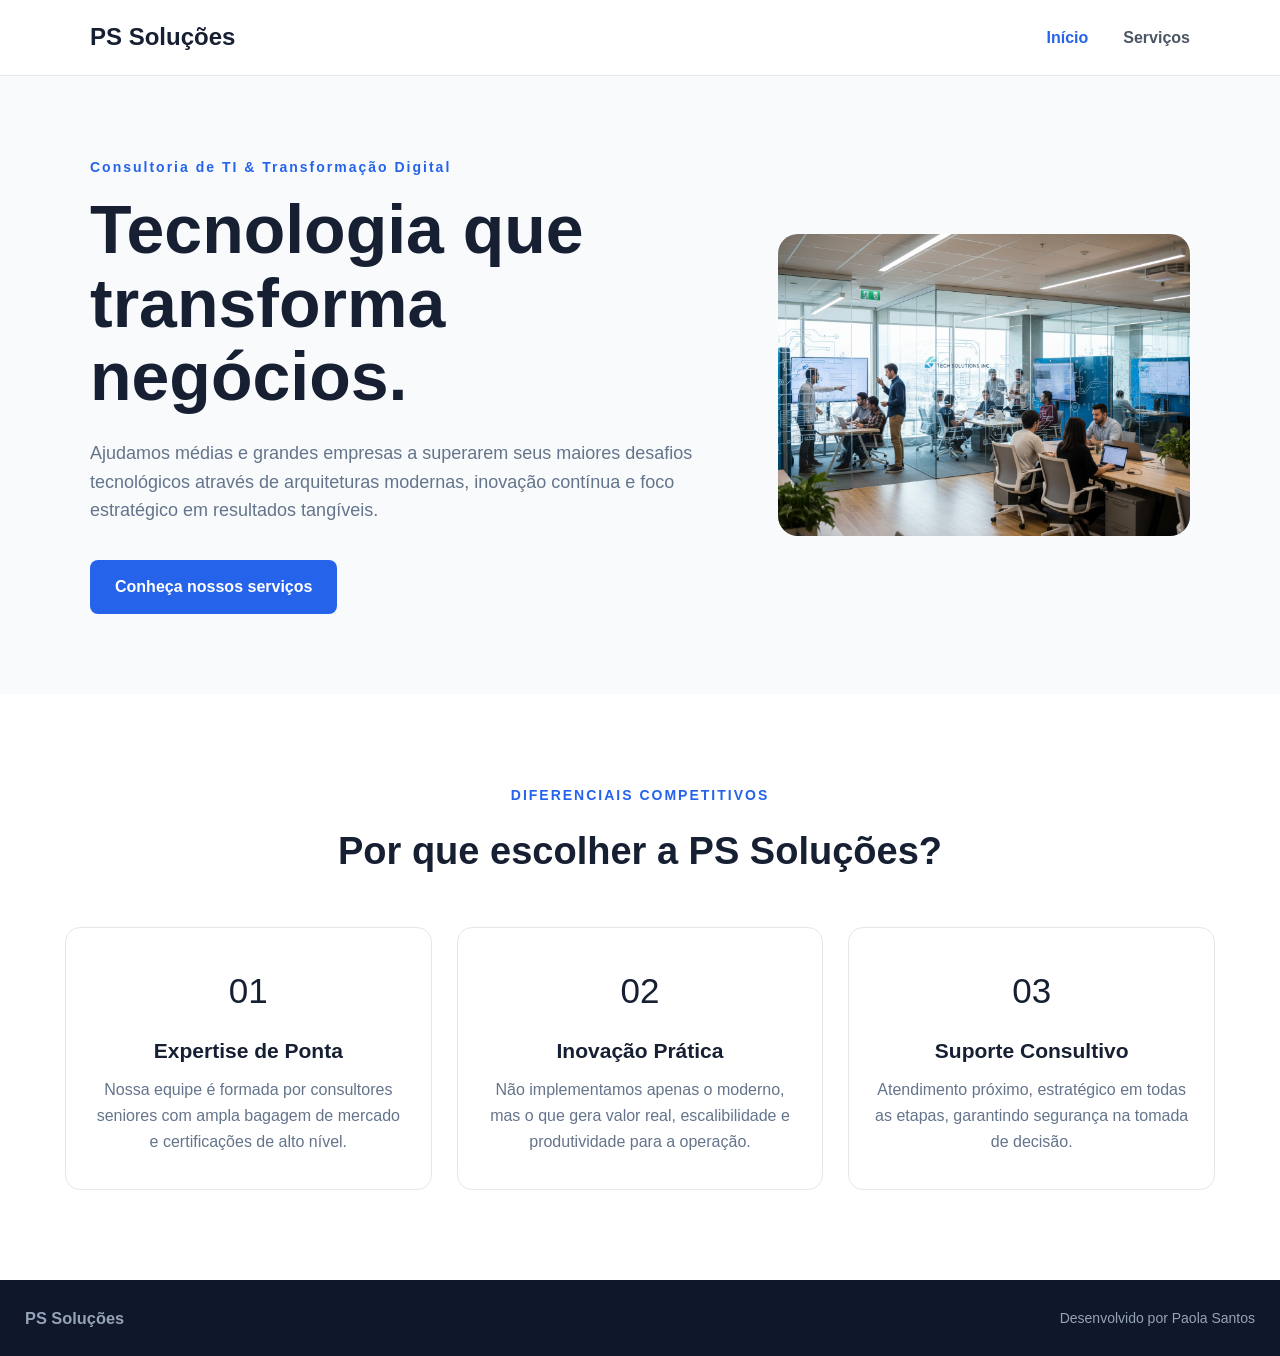
<file: index.html>
<!DOCTYPE html>
<html lang="pt-BR">
<head>
    <meta charset="UTF-8">
    <meta name="viewport" content="width=device-width, initial-scale=1.0">
    <title>PS Soluções</title>
    <link rel="stylesheet" href="style.css">
</head>
<body>
    <header class="header">
        <nav class="navbar">
            <a href="index.html" class="logo">PS Soluções</a>
            <ul class="nav-links">
                <li><a href="index.html" class="active">Início</a></li>
                <li><a href="servicos.html">Serviços</a></li>
            </ul>
        </nav>
    </header>
    <main>
        <section class="hero">
            <div class="hero-content">
                <p class="tag">Consultoria de TI & Transformação Digital</p>
                <h1>Tecnologia que transforma negócios.</h1>
                <p class="hero-text">
                    Ajudamos médias e grandes empresas a superarem seus maiores desafios
                    tecnológicos através de arquiteturas modernas, inovação contínua e
                    foco estratégico em resultados tangíveis.
                </p>
                <a href="servicos.html" class="btn">Conheça nossos serviços</a>
            </div>
            <div class="hero-image">
                <img src="imagem-index.png" alt="Imagem home">
            </div>
        </section>
        <section class="about">
            <p class="tag">DIFERENCIAIS COMPETITIVOS</p>
            <h2>Por que escolher a PS Soluções?</h2>
            <div class="features">
                <article class="feature-card">
                    <div class="icon">01</div>
                    <h3>Expertise de Ponta</h3>
                    <p>Nossa equipe é formada por consultores seniores com ampla bagagem de mercado e certificações de alto nível.</p>
                </article>
                <article class="feature-card">
                    <div class="icon">02</div>
                    <h3>Inovação Prática</h3>
                    <p>Não implementamos apenas o moderno, mas o que gera valor real, escalibilidade e produtividade para a operação.</p>
                </article>
                <article class="feature-card">
                    <div class="icon">03</div>
                    <h3>Suporte Consultivo</h3>
                    <p>Atendimento próximo, estratégico em todas as etapas, garantindo segurança na tomada de decisão.</p>
                </article>
            </div>
        </section>
    </main>
    <footer class="footer">
        <h3>PS Soluções</h3>
        <p>Desenvolvido por Paola Santos</p>
    </footer>
</body>
</html>
</file>
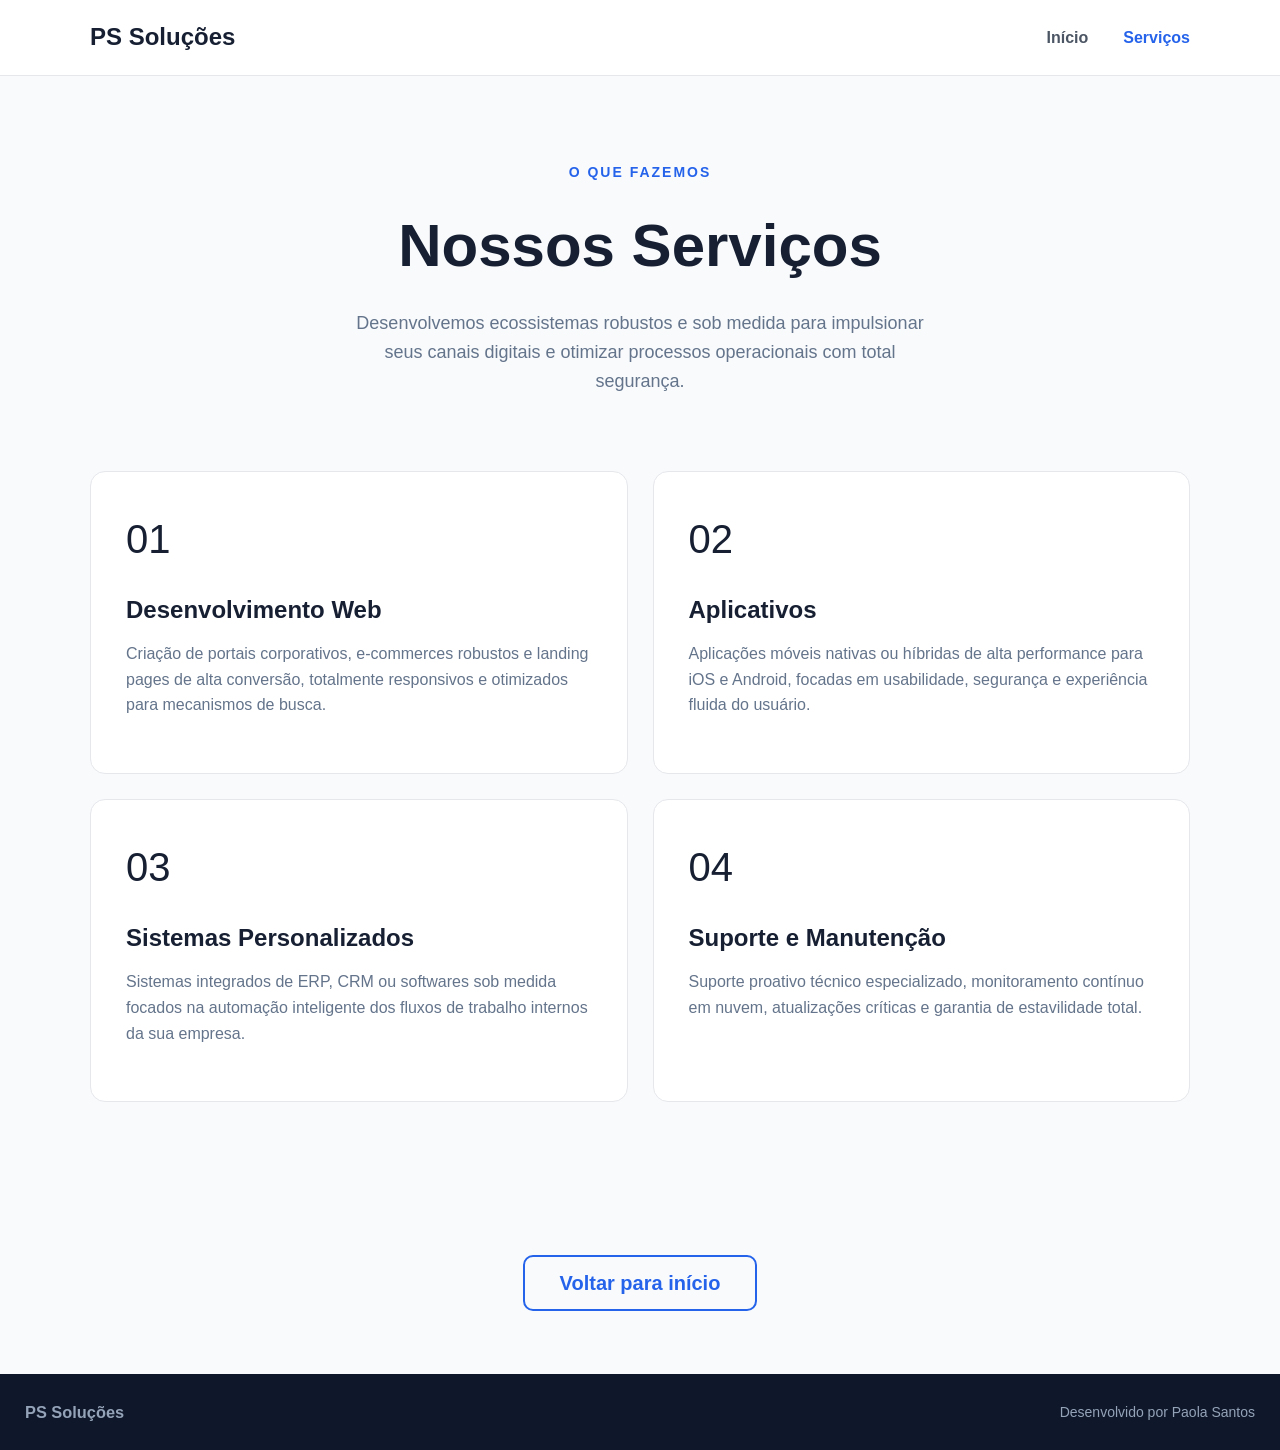
<file: servicos.html>
<!DOCTYPE html>
<html lang="pt-BR">
<head>
    <meta charset="UTF-8">
    <meta name="viewport" content="width=device-width, initial-scale=1.0">
    <title>PS Soluções</title>
    <link rel="stylesheet" href="style.css">
</head>
<body>
    <header class="header">
        <nav class="navbar">
            <a href="index.html" class="logo">PS Soluções</a>

            <ul class="nav-links">
                <li><a href="index.html">Início</a></li>
                <li><a href="servicos.html" class="active">Serviços</a></li>
            </ul>
        </nav>
    </header>
    <main>
        <section class="services-header">
            <p class="tag">O QUE FAZEMOS</p>
            <h1>Nossos Serviços</h1>
            <p>
                Desenvolvemos ecossistemas robustos e sob medida para impulsionar seus canais digitais 
                e otimizar processos operacionais com total segurança.
            </p>
        </section>
        <section class="services">
            <article class="service-card">
                <div class="service-icon">01</div>
                <h2>Desenvolvimento Web</h2>
                <p>
                    Criação de portais corporativos, e-commerces robustos e landing pages de alta conversão, 
                    totalmente responsivos e otimizados para mecanismos de busca.
                </p>
            </article>
            <article class="service-card">
                <div class="service-icon">02</div>
                <h2>Aplicativos</h2>
                <p>
                    Aplicações móveis nativas ou híbridas de alta performance para iOS e Android, 
                    focadas em usabilidade, segurança e experiência fluida do usuário.
                </p>
            </article>
            <article class="service-card">
                <div class="service-icon">03</div>
                <h2>Sistemas Personalizados</h2>
                <p>
                    Sistemas integrados de ERP, CRM ou softwares sob medida focados na automação inteligente dos 
                    fluxos de trabalho internos da sua empresa.
                </p>
            </article>
            <article class="service-card">
                <div class="service-icon">04</div>
                <h2>Suporte e Manutenção</h2>
                <p>
                    Suporte proativo técnico especializado, monitoramento contínuo em nuvem, 
                    atualizações críticas e garantia de estavilidade total.
                </p>
            </article>
        </section>
        <section class="call-to-action">
            <a href="index.html" class="btn-servicos">Voltar para início</a>     
        </section>
    </main>
    <footer class="footer">
        <h3>PS Soluções</h3>
        <p>Desenvolvido por Paola Santos</p>
    </footer>
</body>
</html>
</file>
<file: style.css>
* {
    margin: 0;
    padding: 0;
    box-sizing: border-box;
}

html {
    scroll-behavior: smooth;
}

body {
    font-family: Arial, Helvetica, sans-serif;
    background: #f8fafc;
    color: #172033;
    line-height: 1.6;
}

a {
    text-decoration: none;
}

span {
    color: #2563eb;
}

.header {
    width: 100%;
    background: #ffffff;
    border-bottom: 1px solid #e5e7eb;
}

.navbar {
    max-width: 1150px;
    margin: auto;
    min-height: 75px;
    padding: 0 25px;

    display: flex;
    align-items: center;
    justify-content: space-between;
}

.logo {
    color: #172033;
    font-size: 24px;
    font-weight: 800;
}

.logo span {
    color: #2563eb;
}

.nav-links {
    display: flex;
    gap: 35px;
    list-style: none;
}

.nav-links a {
    color: #4b5563;
    font-weight: 600;
    transition: 0.3s;
}

.nav-links a:hover,
.nav-links a.active {
    color: #2563eb;
}

.hero {
    max-width: 1150px;
    min-height: 570px;
    margin: auto;
    padding: 80px 25px;

    display: grid;
    grid-template-columns: 1.4fr 0.8fr;
    align-items: center;
    gap: 70px;
}

.tag {
    color: #2563eb;
    font-size: 14px;
    font-weight: 800;
    letter-spacing: 2px;
    margin-bottom: 15px;
}

.hero h1 {
    max-width: 700px;
    font-size: clamp(42px, 6vw, 68px);
    line-height: 1.08;
    margin-bottom: 25px;
}

.hero h1 span {
    display: block;
}

.hero-text {
    max-width: 620px;
    color: #64748b;
    font-size: 18px;
    margin-bottom: 35px;
}

.btn {
    display: inline-block;
    padding: 14px 25px;
    border-radius: 8px;
    background: #2563eb;
    color: #ffffff;
    font-weight: 700;
    transition: 0.3s;
}

.btn-servicos {
    background: transparent;
    border: 2px solid #2563eb;
    border-radius: 10px;
    color: #2563eb;
    padding: 15px 35px;
    font-size: 20px;
    font-weight: bold;
    cursor: pointer;
}

.btn:hover {
    background: #1d4ed8;
    transform: translateY(-2px);
}

.hero-card {
    padding: 45px 35px;
    border-radius: 20px;
    background: #172033;
    color: white;
    box-shadow: 0 20px 45px rgba(15, 23, 42, 0.15);
}

.icon-large {
    width: 70px;
    height: 70px;
    border-radius: 15px;
    margin-bottom: 25px;

    display: flex;
    align-items: center;
    justify-content: center;

    background: #2563eb;
    font-size: 36px;
}

.hero-card h2 {
    font-size: 27px;
    margin-bottom: 12px;
}

.hero-card p {
    color: #cbd5e1;
}

.about {
    padding: 90px 25px;
    background: #ffffff;
    text-align: center;
}

.about > h2 {
    font-size: 38px;
    margin-bottom: 45px;
}

.features {
    max-width: 1150px;
    margin: auto;

    display: grid;
    grid-template-columns: repeat(3, 1fr);
    gap: 25px;
}

.feature-card {
    padding: 35px 25px;
    border: 1px solid #e5e7eb;
    border-radius: 15px;
    background: #ffffff;
    transition: 0.3s;
}

.feature-card:hover {
    transform: translateY(-5px);
    box-shadow: 0 15px 35px rgba(15, 23, 42, 0.08);
}

.icon {
    font-size: 35px;
    margin-bottom: 15px;
}

.feature-card h3 {
    font-size: 21px;
    margin-bottom: 10px;
}

.feature-card p {
    color: #64748b;
}

.services-header {
    padding: 85px 25px 55px;
    text-align: center;
}

.services-header h1 {
    font-size: clamp(40px, 6vw, 60px);
    margin-bottom: 15px;
}

.services-header > p:last-child {
    max-width: 600px;
    margin: auto;
    color: #64748b;
    font-size: 18px;
}

.services {
    max-width: 1150px;
    margin: auto;
    padding: 20px 25px 90px;

    display: grid;
    grid-template-columns: repeat(2, 1fr);
    gap: 25px;
}

.service-card {
    padding: 35px;
    background: #ffffff;
    border: 1px solid #e5e7eb;
    border-radius: 15px;
    transition: 0.3s;
}

.service-card:hover {
    transform: translateY(-5px);
    border-color: #2563eb;
    box-shadow: 0 15px 35px rgba(15, 23, 42, 0.08);
}

.service-icon {
    font-size: 40px;
    margin-bottom: 20px;
}

.service-card h2 {
    margin-bottom: 12px;
}

.service-card p {
    color: #64748b;
    margin-bottom: 20px;
}

.service-card a {
    color: #2563eb;
    font-weight: 700;
}

.call-to-action {
    padding: 75px 25px;
    color: #ffffff;
    text-align: center;
}

.call-to-action h2 {
    font-size: 35px;
    margin-bottom: 15px;
}

.call-to-action p {
    color: #cbd5e1;
    margin-bottom: 25px;
}

.footer {
    padding: 25px;
    background: #0f172a;
    color: #94a3b8;

    display: flex;
    align-items: center;
    justify-content: space-between;
    gap: 15px;

    font-size: 14px;
}

.footer strong {
    color: #ffffff;
}

.hero {
    max-width: 1150px;
    min-height: 570px;
    margin: auto;
    padding: 80px 25px;

    display: grid;
    grid-template-columns: 1.2fr 0.8fr;
    align-items: center;
    gap: 70px;
}

.hero-image {
    width: 100%;
}

.hero-image img {
    width: 100%;
    max-width: 450px;
    height: auto;
    display: block;
    margin: 0 auto;

    border-radius: 20px;
    object-fit: cover;
}

.sobre-imagem {
    width: 100%;
    max-width: 450px;
    height: auto;
    display: block;
    border-radius: 20px;
    object-fit: cover;
}
</file>
